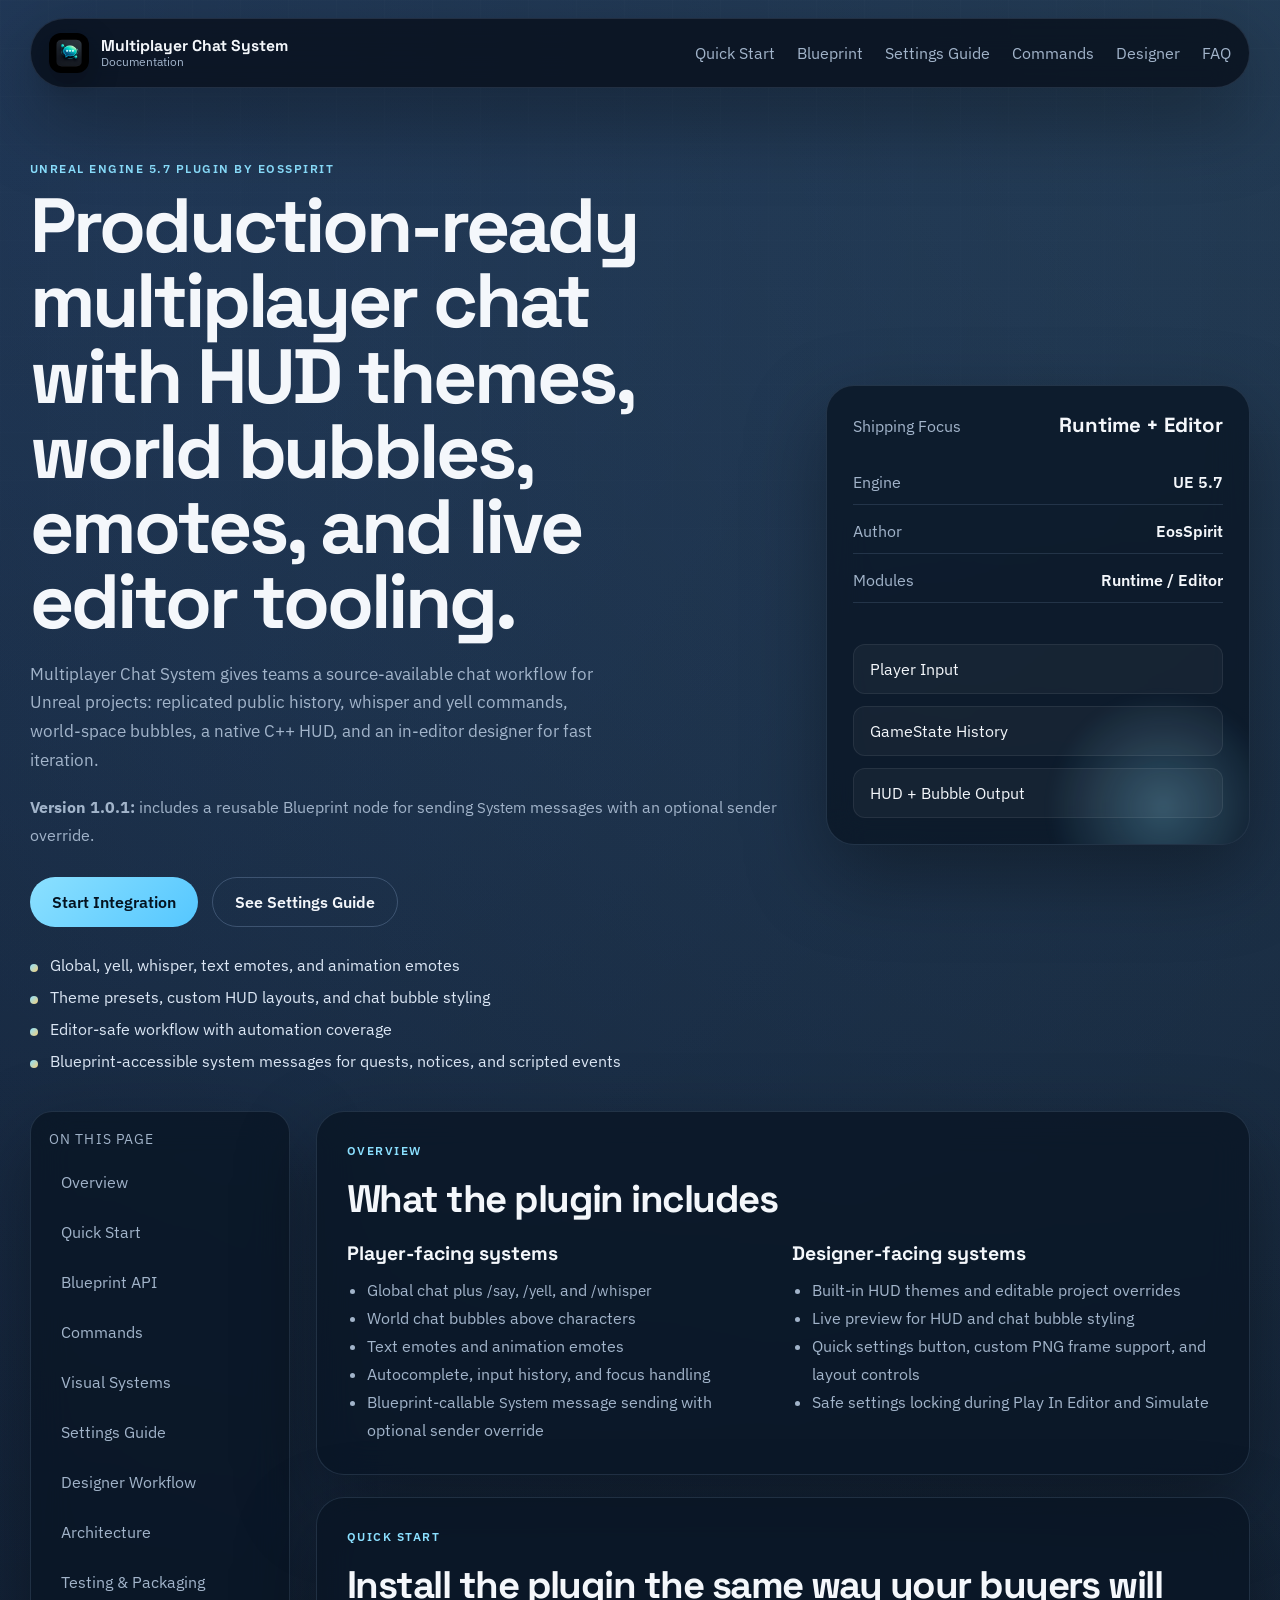
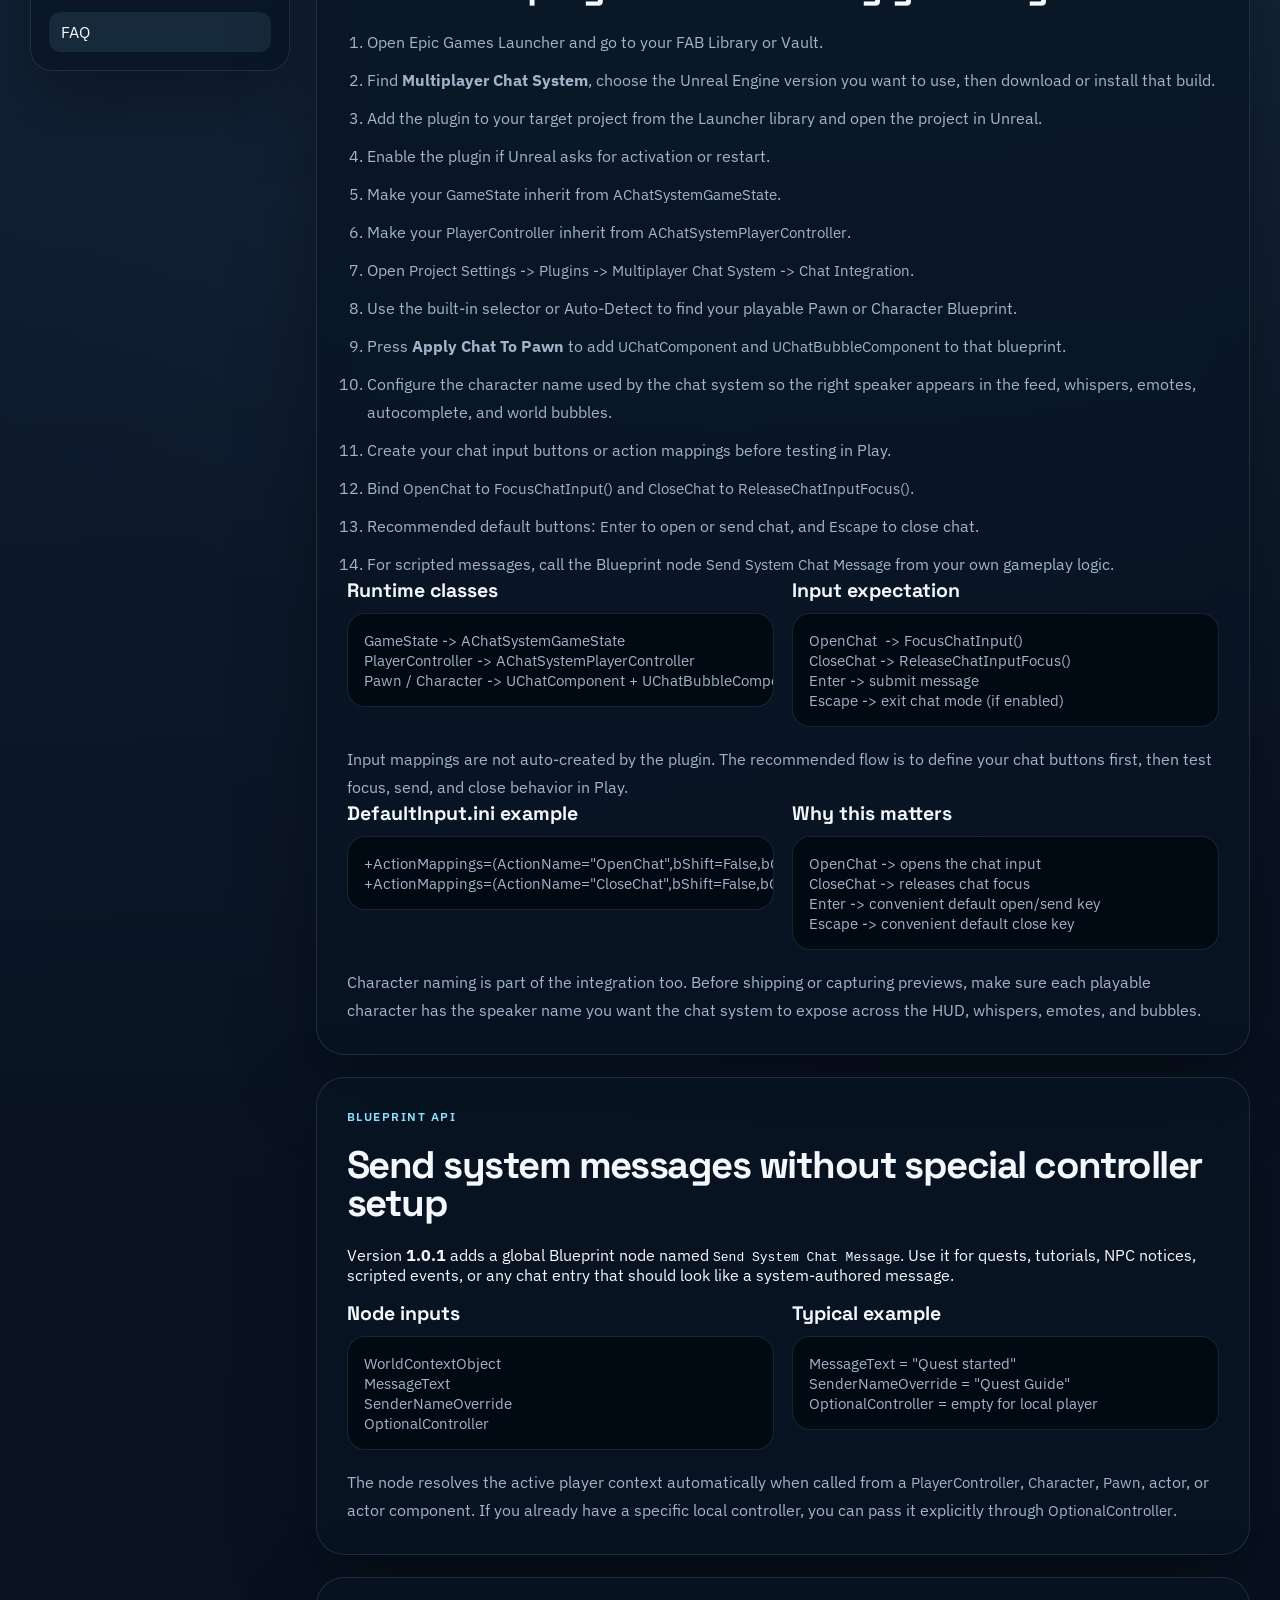
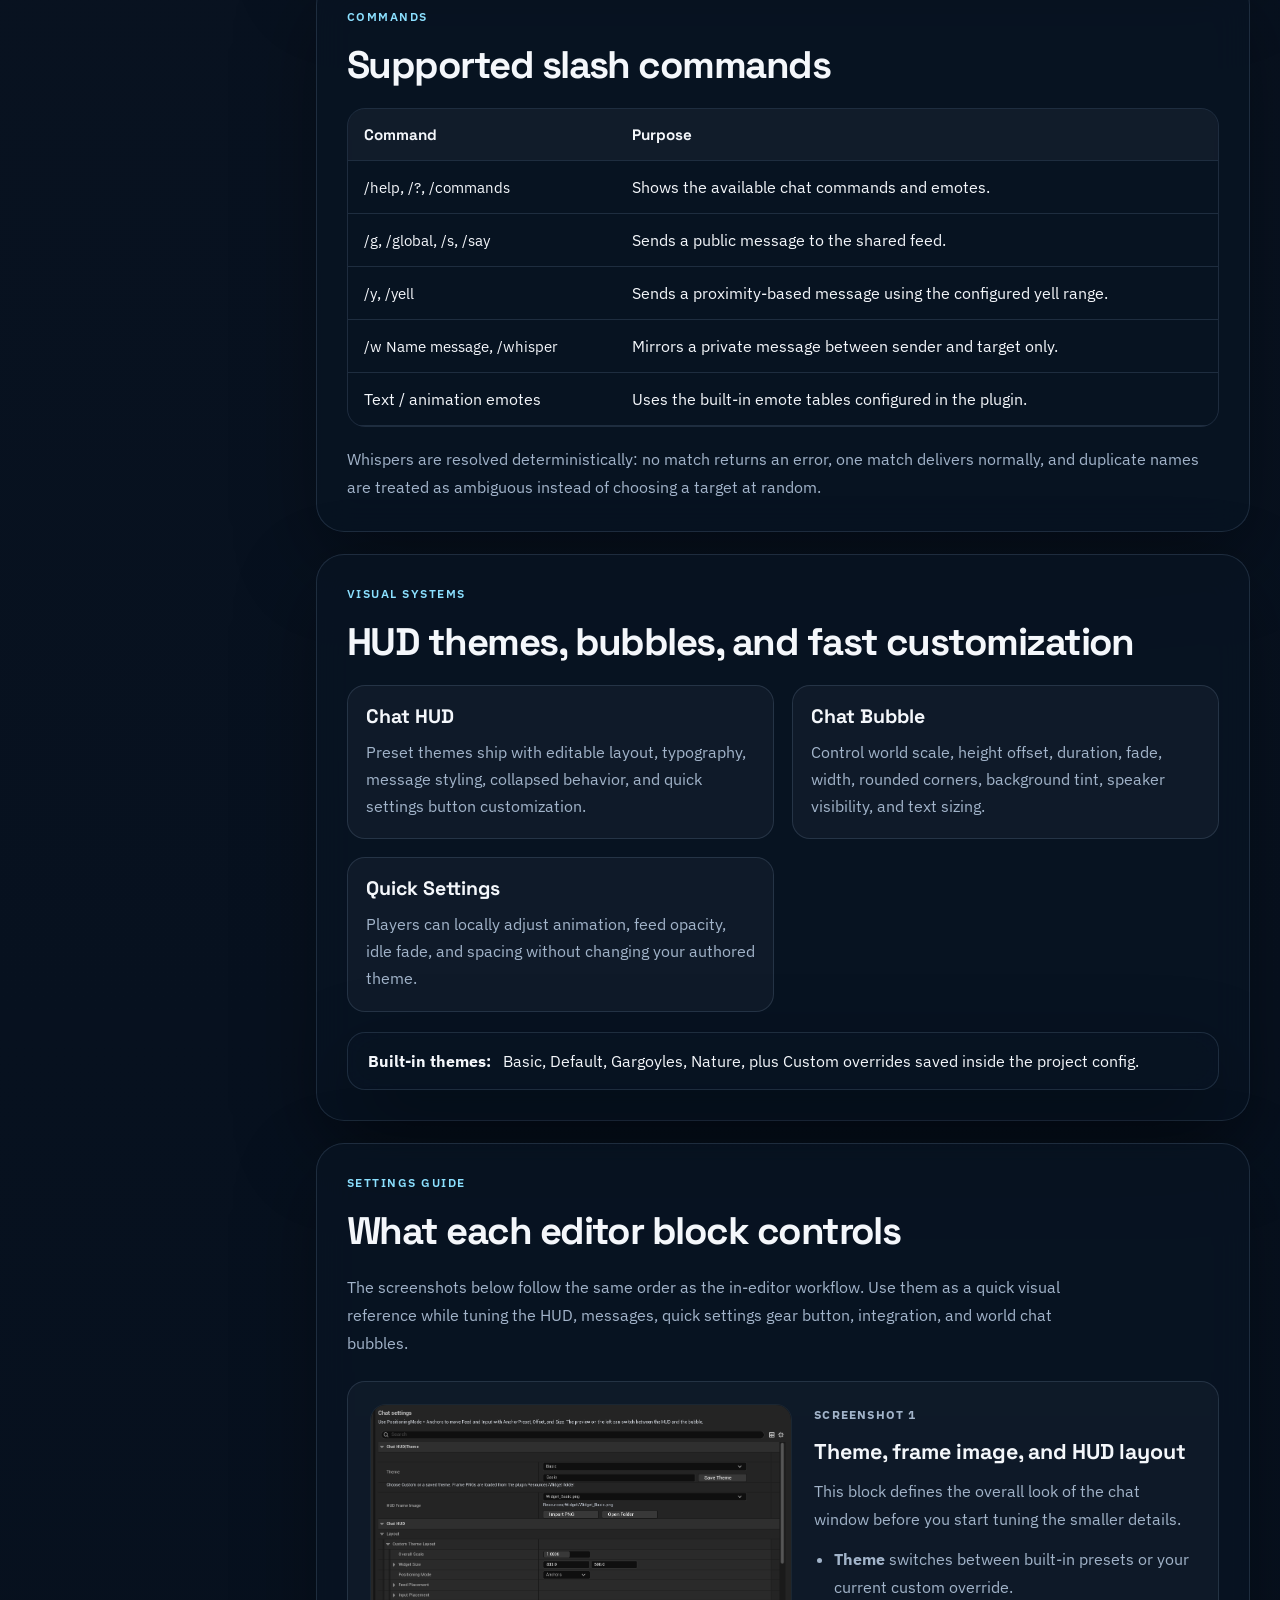
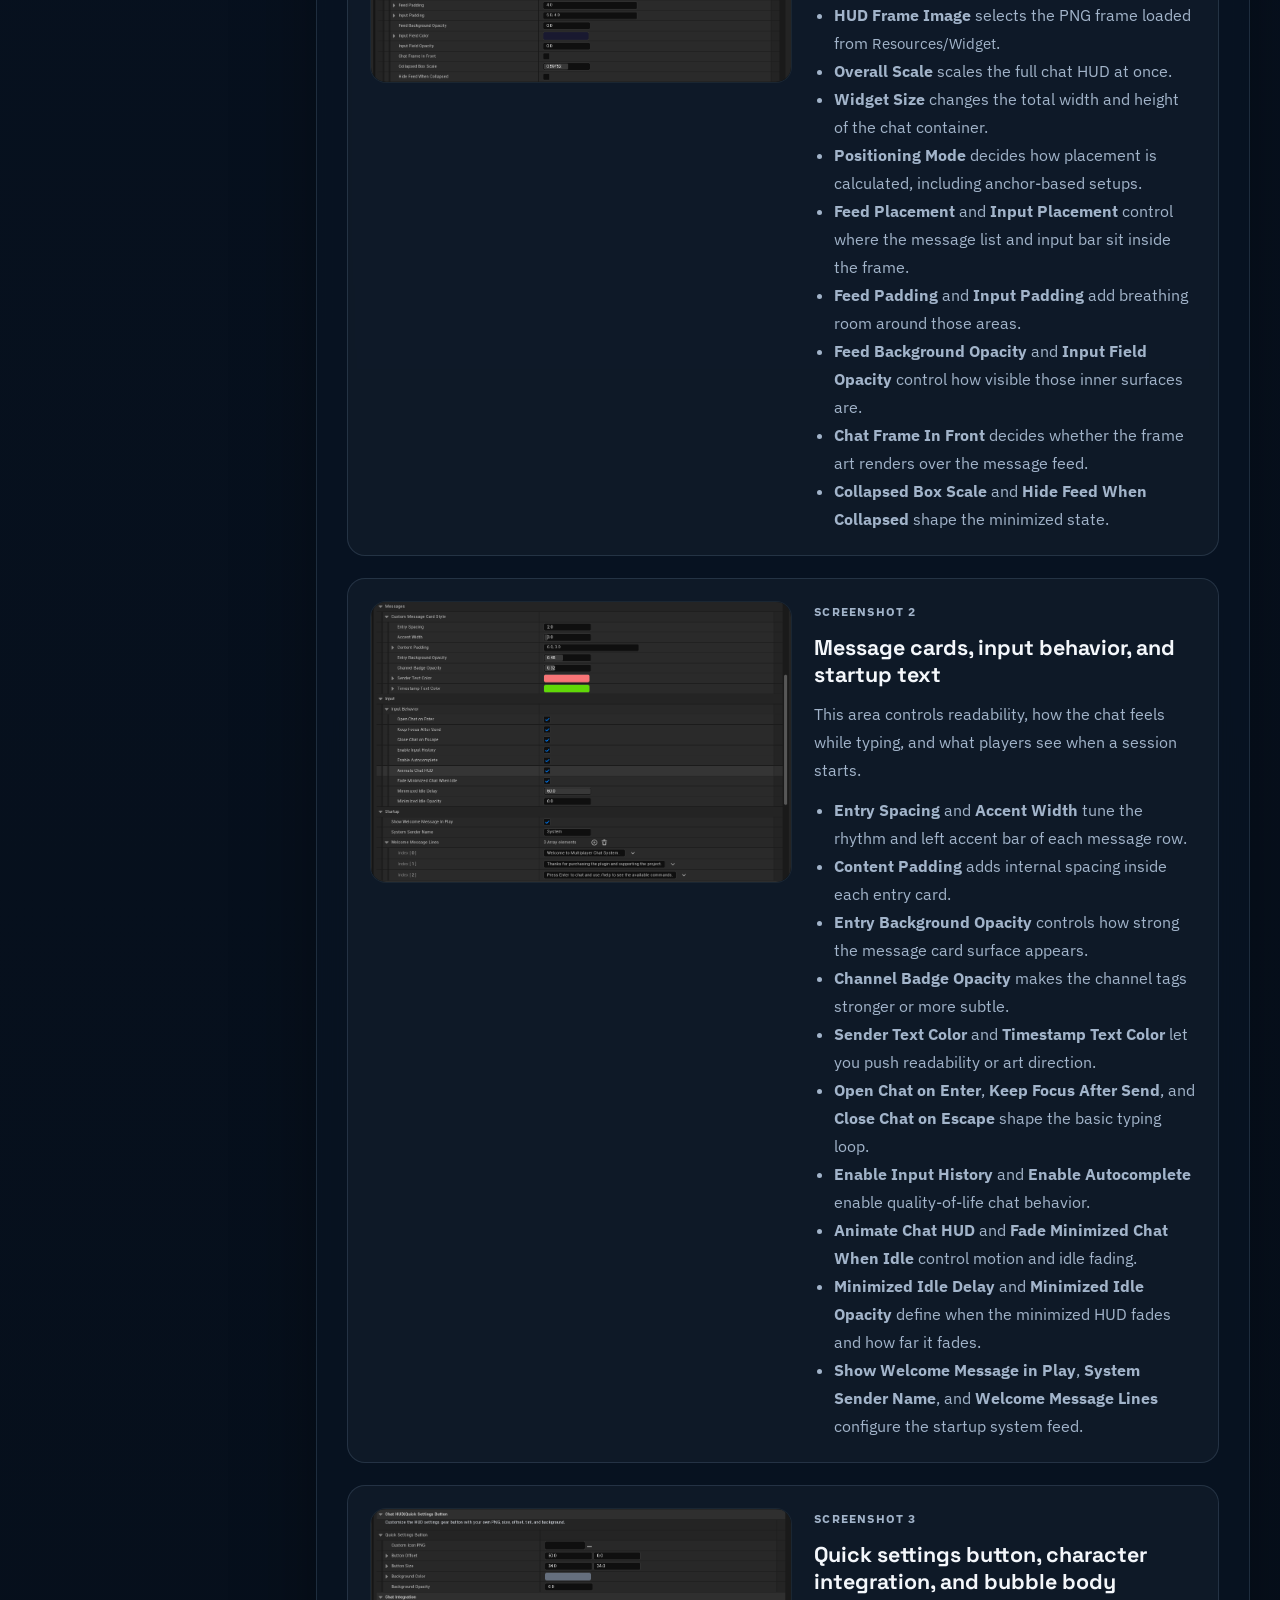
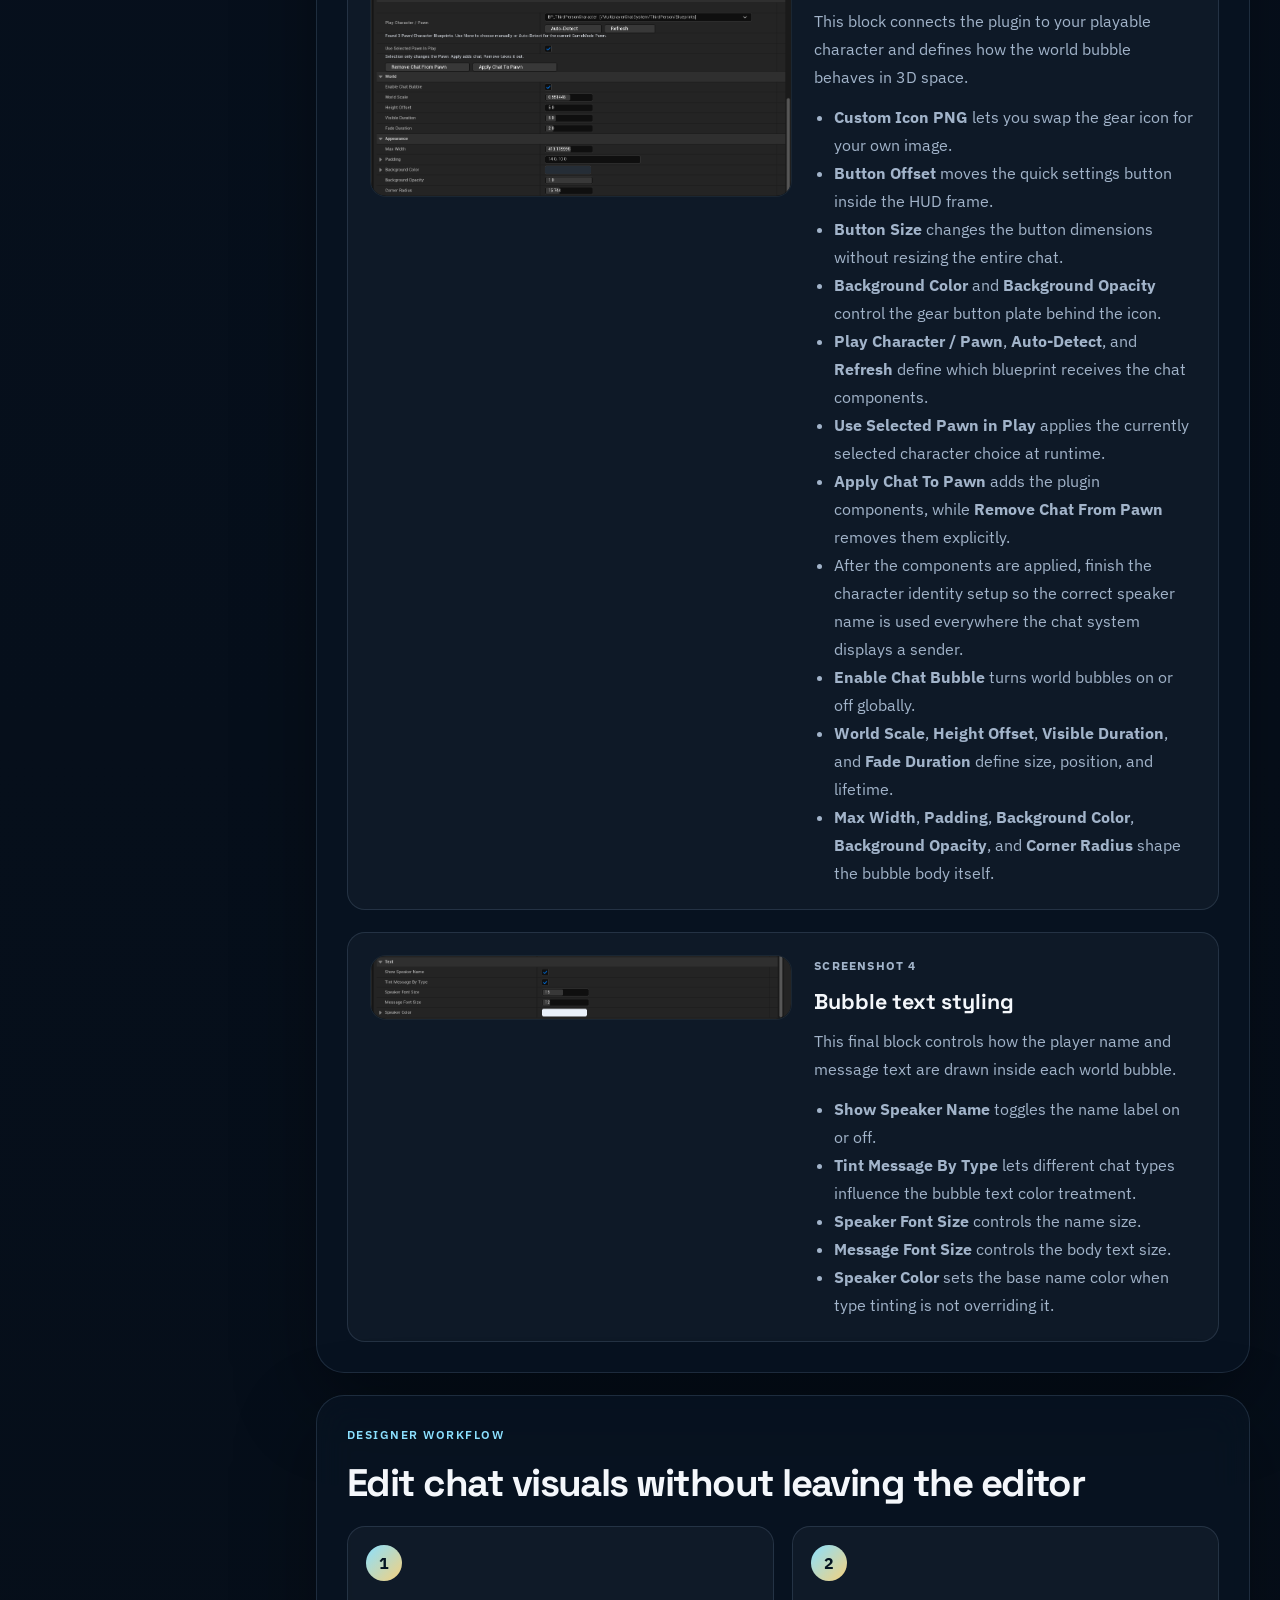
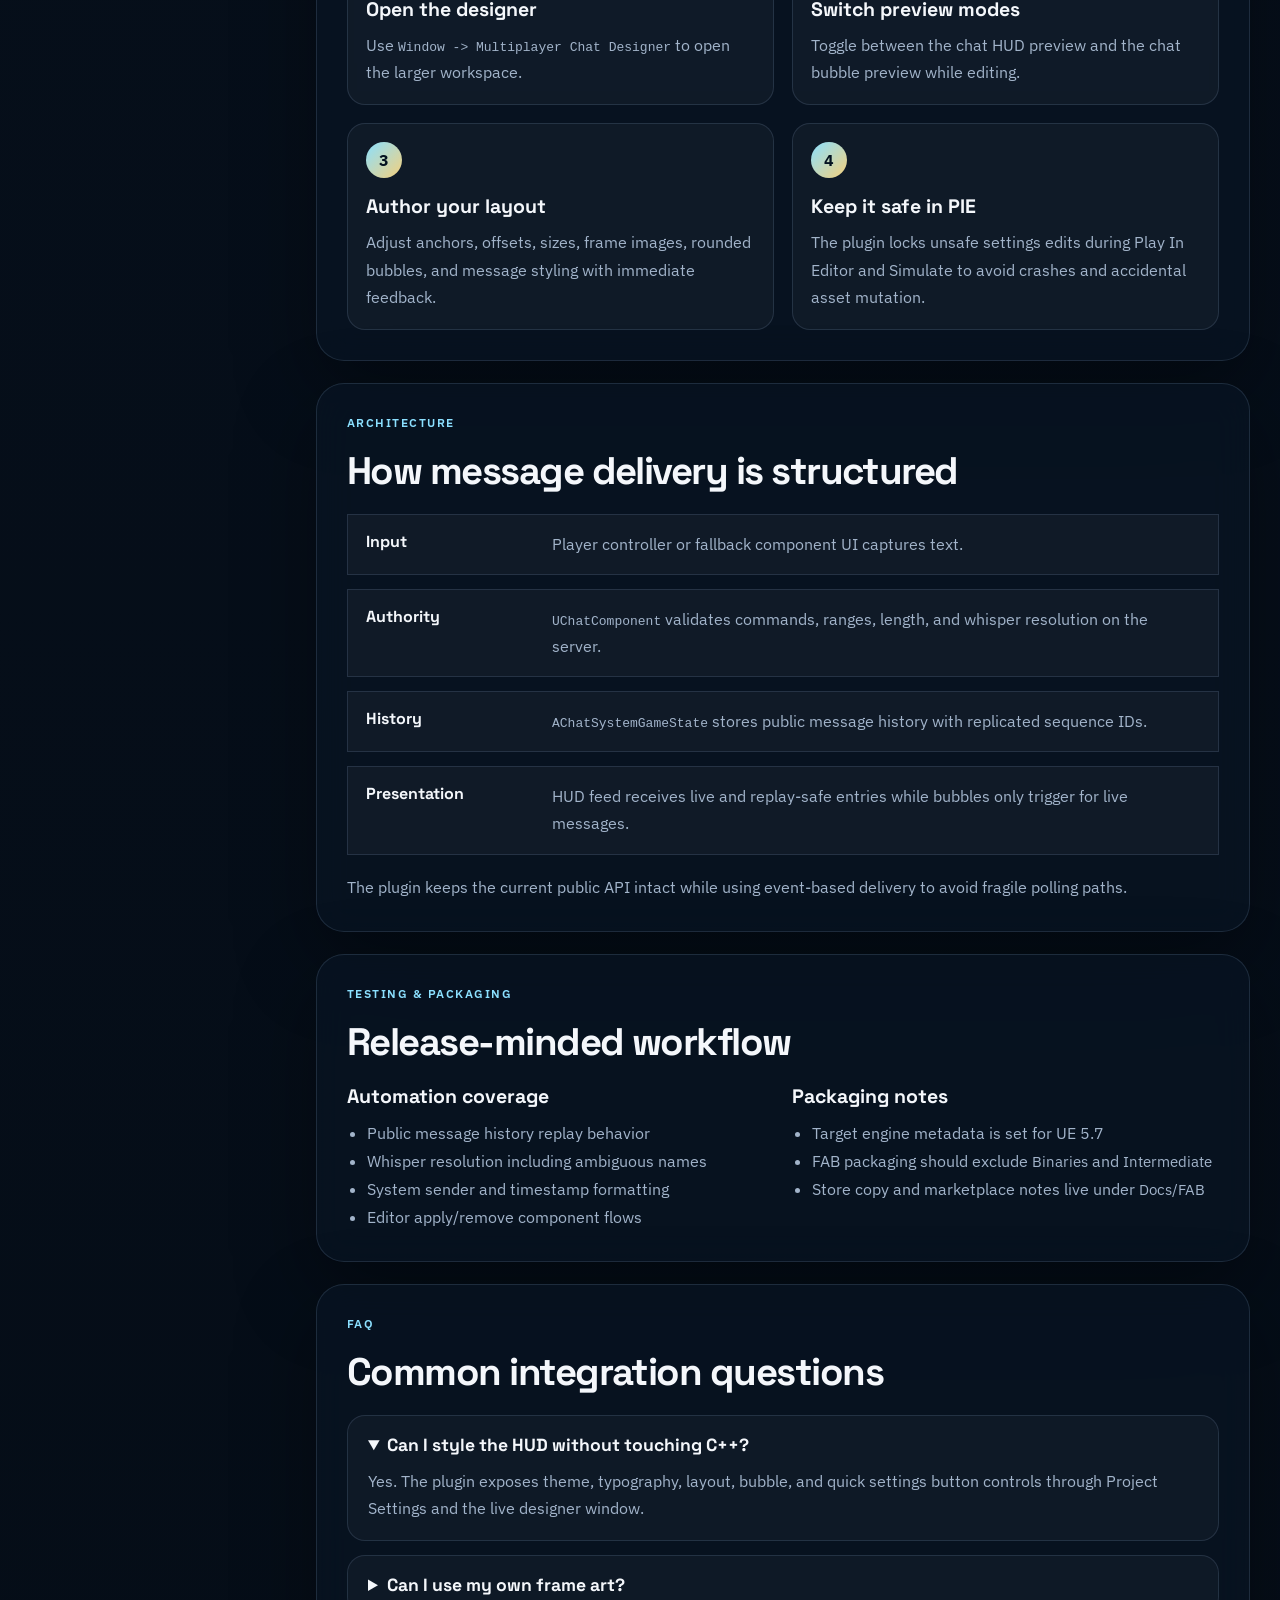
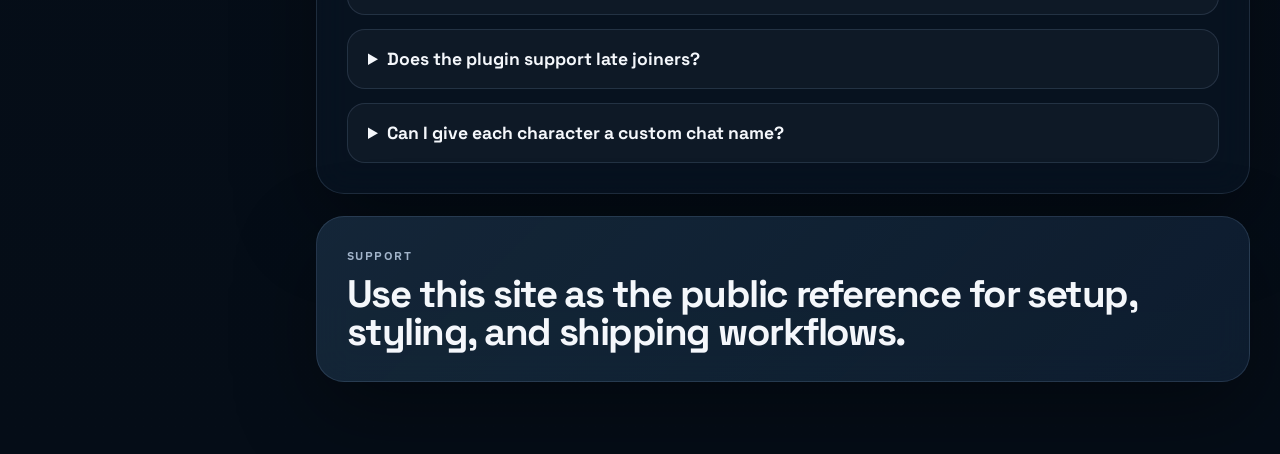
<file: index.html>
<!DOCTYPE html>
<html lang="en">
<head>
    <meta charset="utf-8">
    <meta name="viewport" content="width=device-width, initial-scale=1">
    <title>Multiplayer Chat System Docs</title>
    <meta name="description" content="Structured documentation for the Multiplayer Chat System Unreal Engine plugin by EosSpirit.">
    <link rel="preconnect" href="https://fonts.googleapis.com">
    <link rel="preconnect" href="https://fonts.gstatic.com" crossorigin>
    <link href="https://fonts.googleapis.com/css2?family=Space+Grotesk:wght@400;500;700&family=IBM+Plex+Sans:wght@400;500;600&display=swap" rel="stylesheet">
    <link rel="icon" type="image/png" href="./assets/logo.png">
    <link rel="stylesheet" href="./styles.css">
</head>
<body>
    <div class="page-shell">
        <header class="topbar">
            <a class="brand" href="#top" aria-label="Multiplayer Chat System Docs">
                <img src="./assets/logo.png" alt="Multiplayer Chat System logo">
                <span>
                    <strong>Multiplayer Chat System</strong>
                    <em>Documentation</em>
                </span>
            </a>
            <nav class="topnav" aria-label="Primary">
                <a href="#quick-start">Quick Start</a>
                <a href="#blueprint-api">Blueprint</a>
                <a href="#settings-guide">Settings Guide</a>
                <a href="#commands">Commands</a>
                <a href="#designer">Designer</a>
                <a href="#faq">FAQ</a>
            </nav>
        </header>

        <main id="top">
            <section class="hero">
                <div class="hero-copy">
                    <p class="eyebrow">Unreal Engine 5.7 plugin by EosSpirit</p>
                    <h1>Production-ready multiplayer chat with HUD themes, world bubbles, emotes, and live editor tooling.</h1>
                    <p class="hero-text">
                        Multiplayer Chat System gives teams a source-available chat workflow for Unreal projects:
                        replicated public history, whisper and yell commands, world-space bubbles, a native C++ HUD,
                        and an in-editor designer for fast iteration.
                    </p>
                    <p class="note">
                        <strong>Version 1.0.1:</strong> includes a reusable Blueprint node for sending
                        <code>System</code> messages with an optional sender override.
                    </p>
                    <div class="hero-actions">
                        <a class="button button-primary" href="#quick-start">Start Integration</a>
                        <a class="button button-secondary" href="#settings-guide">See Settings Guide</a>
                    </div>
                    <ul class="hero-points" aria-label="Highlights">
                        <li>Global, yell, whisper, text emotes, and animation emotes</li>
                        <li>Theme presets, custom HUD layouts, and chat bubble styling</li>
                        <li>Editor-safe workflow with automation coverage</li>
                        <li>Blueprint-accessible system messages for quests, notices, and scripted events</li>
                    </ul>
                </div>
                <div class="hero-panel">
                    <div class="hero-panel-header">
                        <span>Shipping Focus</span>
                        <strong>Runtime + Editor</strong>
                    </div>
                    <dl class="hero-metrics">
                        <div>
                            <dt>Engine</dt>
                            <dd>UE 5.7</dd>
                        </div>
                        <div>
                            <dt>Author</dt>
                            <dd>EosSpirit</dd>
                        </div>
                        <div>
                            <dt>Modules</dt>
                            <dd>Runtime / Editor</dd>
                        </div>
                    </dl>
                    <div class="hero-flow" aria-hidden="true">
                        <span>Player Input</span>
                        <span>GameState History</span>
                        <span>HUD + Bubble Output</span>
                    </div>
                </div>
            </section>

            <section class="content-layout">
                <aside class="sidebar">
                    <div class="sidebar-inner">
                        <p class="sidebar-label">On this page</p>
                        <nav class="toc" aria-label="Table of contents">
                            <a href="#overview">Overview</a>
                            <a href="#quick-start">Quick Start</a>
                            <a href="#blueprint-api">Blueprint API</a>
                            <a href="#commands">Commands</a>
                            <a href="#visual-systems">Visual Systems</a>
                            <a href="#settings-guide">Settings Guide</a>
                            <a href="#designer">Designer Workflow</a>
                            <a href="#architecture">Architecture</a>
                            <a href="#testing">Testing & Packaging</a>
                            <a href="#faq">FAQ</a>
                        </nav>
                    </div>
                </aside>

                <div class="content">
                    <section id="overview" class="doc-section">
                        <div class="section-head">
                            <p class="eyebrow">Overview</p>
                            <h2>What the plugin includes</h2>
                        </div>
                        <div class="feature-columns">
                            <div>
                                <h3>Player-facing systems</h3>
                                <ul class="feature-list">
                                    <li>Global chat plus <code>/say</code>, <code>/yell</code>, and <code>/whisper</code></li>
                                    <li>World chat bubbles above characters</li>
                                    <li>Text emotes and animation emotes</li>
                                    <li>Autocomplete, input history, and focus handling</li>
                                    <li>Blueprint-callable <code>System</code> message sending with optional sender override</li>
                                </ul>
                            </div>
                            <div>
                                <h3>Designer-facing systems</h3>
                                <ul class="feature-list">
                                    <li>Built-in HUD themes and editable project overrides</li>
                                    <li>Live preview for HUD and chat bubble styling</li>
                                    <li>Quick settings button, custom PNG frame support, and layout controls</li>
                                    <li>Safe settings locking during Play In Editor and Simulate</li>
                                </ul>
                            </div>
                        </div>
                    </section>

                    <section id="quick-start" class="doc-section">
                        <div class="section-head">
                            <p class="eyebrow">Quick Start</p>
                            <h2>Install the plugin the same way your buyers will</h2>
                        </div>
                        <ol class="step-list">
                            <li>Open Epic Games Launcher and go to your FAB Library or Vault.</li>
                            <li>Find <strong>Multiplayer Chat System</strong>, choose the Unreal Engine version you want to use, then download or install that build.</li>
                            <li>Add the plugin to your target project from the Launcher library and open the project in Unreal.</li>
                            <li>Enable the plugin if Unreal asks for activation or restart.</li>
                            <li>Make your <code>GameState</code> inherit from <code>AChatSystemGameState</code>.</li>
                            <li>Make your <code>PlayerController</code> inherit from <code>AChatSystemPlayerController</code>.</li>
                            <li>Open <code>Project Settings -> Plugins -> Multiplayer Chat System -> Chat Integration</code>.</li>
                            <li>Use the built-in selector or Auto-Detect to find your playable Pawn or Character Blueprint.</li>
                            <li>Press <strong>Apply Chat To Pawn</strong> to add <code>UChatComponent</code> and <code>UChatBubbleComponent</code> to that blueprint.</li>
                            <li>Configure the character name used by the chat system so the right speaker appears in the feed, whispers, emotes, autocomplete, and world bubbles.</li>
                            <li>Create your chat input buttons or action mappings before testing in Play.</li>
                            <li>Bind <code>OpenChat</code> to <code>FocusChatInput()</code> and <code>CloseChat</code> to <code>ReleaseChatInputFocus()</code>.</li>
                            <li>Recommended default buttons: <code>Enter</code> to open or send chat, and <code>Escape</code> to close chat.</li>
                            <li>For scripted messages, call the Blueprint node <code>Send System Chat Message</code> from your own gameplay logic.</li>
                        </ol>

                        <div class="code-pair">
                            <div>
                                <h3>Runtime classes</h3>
                                <pre><code>GameState -> AChatSystemGameState
PlayerController -> AChatSystemPlayerController
Pawn / Character -> UChatComponent + UChatBubbleComponent</code></pre>
                            </div>
                            <div>
                                <h3>Input expectation</h3>
                                <pre><code>OpenChat  -> FocusChatInput()
CloseChat -> ReleaseChatInputFocus()
Enter -> submit message
Escape -> exit chat mode (if enabled)</code></pre>
                            </div>
                        </div>

                        <p class="note">
                            Input mappings are not auto-created by the plugin. The recommended flow is to define your chat buttons first,
                            then test focus, send, and close behavior in Play.
                        </p>
                        <div class="code-pair">
                            <div>
                                <h3>DefaultInput.ini example</h3>
                                <pre><code>+ActionMappings=(ActionName="OpenChat",bShift=False,bCtrl=False,bAlt=False,bCmd=False,Key=Enter)
+ActionMappings=(ActionName="CloseChat",bShift=False,bCtrl=False,bAlt=False,bCmd=False,Key=Escape)</code></pre>
                            </div>
                            <div>
                                <h3>Why this matters</h3>
                                <pre><code>OpenChat -> opens the chat input
CloseChat -> releases chat focus
Enter -> convenient default open/send key
Escape -> convenient default close key</code></pre>
                            </div>
                        </div>
                        <p class="note">
                            Character naming is part of the integration too. Before shipping or capturing previews, make sure each playable character
                            has the speaker name you want the chat system to expose across the HUD, whispers, emotes, and bubbles.
                        </p>
                    </section>

                    <section id="blueprint-api" class="doc-section">
                        <div class="section-head">
                            <p class="eyebrow">Blueprint API</p>
                            <h2>Send system messages without special controller setup</h2>
                        </div>
                        <p>
                            Version <strong>1.0.1</strong> adds a global Blueprint node named
                            <code>Send System Chat Message</code>. Use it for quests, tutorials, NPC notices,
                            scripted events, or any chat entry that should look like a system-authored message.
                        </p>
                        <div class="code-pair">
                            <div>
                                <h3>Node inputs</h3>
                                <pre><code>WorldContextObject
MessageText
SenderNameOverride
OptionalController</code></pre>
                            </div>
                            <div>
                                <h3>Typical example</h3>
                                <pre><code>MessageText = "Quest started"
SenderNameOverride = "Quest Guide"
OptionalController = empty for local player</code></pre>
                            </div>
                        </div>
                        <p class="note">
                            The node resolves the active player context automatically when called from a
                            <code>PlayerController</code>, <code>Character</code>, <code>Pawn</code>, actor, or actor component.
                            If you already have a specific local controller, you can pass it explicitly through
                            <code>OptionalController</code>.
                        </p>
                    </section>

                    <section id="commands" class="doc-section">
                        <div class="section-head">
                            <p class="eyebrow">Commands</p>
                            <h2>Supported slash commands</h2>
                        </div>
                        <div class="table-wrap">
                            <table>
                                <thead>
                                    <tr>
                                        <th>Command</th>
                                        <th>Purpose</th>
                                    </tr>
                                </thead>
                                <tbody>
                                    <tr>
                                        <td><code>/help</code>, <code>/?</code>, <code>/commands</code></td>
                                        <td>Shows the available chat commands and emotes.</td>
                                    </tr>
                                    <tr>
                                        <td><code>/g</code>, <code>/global</code>, <code>/s</code>, <code>/say</code></td>
                                        <td>Sends a public message to the shared feed.</td>
                                    </tr>
                                    <tr>
                                        <td><code>/y</code>, <code>/yell</code></td>
                                        <td>Sends a proximity-based message using the configured yell range.</td>
                                    </tr>
                                    <tr>
                                        <td><code>/w Name message</code>, <code>/whisper</code></td>
                                        <td>Mirrors a private message between sender and target only.</td>
                                    </tr>
                                    <tr>
                                        <td>Text / animation emotes</td>
                                        <td>Uses the built-in emote tables configured in the plugin.</td>
                                    </tr>
                                </tbody>
                            </table>
                        </div>
                        <p class="note">
                            Whispers are resolved deterministically: no match returns an error, one match delivers normally,
                            and duplicate names are treated as ambiguous instead of choosing a target at random.
                        </p>
                    </section>

                    <section id="visual-systems" class="doc-section">
                        <div class="section-head">
                            <p class="eyebrow">Visual Systems</p>
                            <h2>HUD themes, bubbles, and fast customization</h2>
                        </div>
                        <div class="visual-grid">
                            <article>
                                <h3>Chat HUD</h3>
                                <p>Preset themes ship with editable layout, typography, message styling, collapsed behavior, and quick settings button customization.</p>
                            </article>
                            <article>
                                <h3>Chat Bubble</h3>
                                <p>Control world scale, height offset, duration, fade, width, rounded corners, background tint, speaker visibility, and text sizing.</p>
                            </article>
                            <article>
                                <h3>Quick Settings</h3>
                                <p>Players can locally adjust animation, feed opacity, idle fade, and spacing without changing your authored theme.</p>
                            </article>
                        </div>
                        <div class="callout">
                            <strong>Built-in themes:</strong>
                            <span>Basic, Default, Gargoyles, Nature, plus Custom overrides saved inside the project config.</span>
                        </div>
                    </section>

                    <section id="settings-guide" class="doc-section">
                        <div class="section-head">
                            <p class="eyebrow">Settings Guide</p>
                            <h2>What each editor block controls</h2>
                        </div>
                        <div class="guide-intro">
                            <p>
                                The screenshots below follow the same order as the in-editor workflow. Use them as a quick visual reference while
                                tuning the HUD, messages, quick settings gear button, integration, and world chat bubbles.
                            </p>
                        </div>

                        <div class="guide-stack">
                            <article class="guide-card">
                                <div class="guide-media">
                                    <img src="./assets/designer-01-hud-theme.png" alt="Theme, HUD frame, and layout settings in the Multiplayer Chat System designer.">
                                </div>
                                <div class="guide-copy">
                                    <p class="guide-kicker">Screenshot 1</p>
                                    <h3>Theme, frame image, and HUD layout</h3>
                                    <p>This block defines the overall look of the chat window before you start tuning the smaller details.</p>
                                    <ul class="feature-list">
                                        <li><strong>Theme</strong> switches between built-in presets or your current custom override.</li>
                                        <li><strong>HUD Frame Image</strong> selects the PNG frame loaded from <code>Resources/Widget</code>.</li>
                                        <li><strong>Overall Scale</strong> scales the full chat HUD at once.</li>
                                        <li><strong>Widget Size</strong> changes the total width and height of the chat container.</li>
                                        <li><strong>Positioning Mode</strong> decides how placement is calculated, including anchor-based setups.</li>
                                        <li><strong>Feed Placement</strong> and <strong>Input Placement</strong> control where the message list and input bar sit inside the frame.</li>
                                        <li><strong>Feed Padding</strong> and <strong>Input Padding</strong> add breathing room around those areas.</li>
                                        <li><strong>Feed Background Opacity</strong> and <strong>Input Field Opacity</strong> control how visible those inner surfaces are.</li>
                                        <li><strong>Chat Frame In Front</strong> decides whether the frame art renders over the message feed.</li>
                                        <li><strong>Collapsed Box Scale</strong> and <strong>Hide Feed When Collapsed</strong> shape the minimized state.</li>
                                    </ul>
                                </div>
                            </article>

                            <article class="guide-card">
                                <div class="guide-media">
                                    <img src="./assets/designer-02-messages-input-startup.png" alt="Messages, input behavior, and startup settings in the Multiplayer Chat System designer.">
                                </div>
                                <div class="guide-copy">
                                    <p class="guide-kicker">Screenshot 2</p>
                                    <h3>Message cards, input behavior, and startup text</h3>
                                    <p>This area controls readability, how the chat feels while typing, and what players see when a session starts.</p>
                                    <ul class="feature-list">
                                        <li><strong>Entry Spacing</strong> and <strong>Accent Width</strong> tune the rhythm and left accent bar of each message row.</li>
                                        <li><strong>Content Padding</strong> adds internal spacing inside each entry card.</li>
                                        <li><strong>Entry Background Opacity</strong> controls how strong the message card surface appears.</li>
                                        <li><strong>Channel Badge Opacity</strong> makes the channel tags stronger or more subtle.</li>
                                        <li><strong>Sender Text Color</strong> and <strong>Timestamp Text Color</strong> let you push readability or art direction.</li>
                                        <li><strong>Open Chat on Enter</strong>, <strong>Keep Focus After Send</strong>, and <strong>Close Chat on Escape</strong> shape the basic typing loop.</li>
                                        <li><strong>Enable Input History</strong> and <strong>Enable Autocomplete</strong> enable quality-of-life chat behavior.</li>
                                        <li><strong>Animate Chat HUD</strong> and <strong>Fade Minimized Chat When Idle</strong> control motion and idle fading.</li>
                                        <li><strong>Minimized Idle Delay</strong> and <strong>Minimized Idle Opacity</strong> define when the minimized HUD fades and how far it fades.</li>
                                        <li><strong>Show Welcome Message in Play</strong>, <strong>System Sender Name</strong>, and <strong>Welcome Message Lines</strong> configure the startup system feed.</li>
                                    </ul>
                                </div>
                            </article>

                            <article class="guide-card">
                                <div class="guide-media">
                                    <img src="./assets/designer-03-quicksettings-integration-world.png" alt="Quick settings button, chat integration, and world bubble settings in the Multiplayer Chat System designer.">
                                </div>
                                <div class="guide-copy">
                                    <p class="guide-kicker">Screenshot 3</p>
                                    <h3>Quick settings button, character integration, and bubble body</h3>
                                    <p>This block connects the plugin to your playable character and defines how the world bubble behaves in 3D space.</p>
                                    <ul class="feature-list">
                                        <li><strong>Custom Icon PNG</strong> lets you swap the gear icon for your own image.</li>
                                        <li><strong>Button Offset</strong> moves the quick settings button inside the HUD frame.</li>
                                        <li><strong>Button Size</strong> changes the button dimensions without resizing the entire chat.</li>
                                        <li><strong>Background Color</strong> and <strong>Background Opacity</strong> control the gear button plate behind the icon.</li>
                                        <li><strong>Play Character / Pawn</strong>, <strong>Auto-Detect</strong>, and <strong>Refresh</strong> define which blueprint receives the chat components.</li>
                                        <li><strong>Use Selected Pawn in Play</strong> applies the currently selected character choice at runtime.</li>
                                        <li><strong>Apply Chat To Pawn</strong> adds the plugin components, while <strong>Remove Chat From Pawn</strong> removes them explicitly.</li>
                                        <li>After the components are applied, finish the character identity setup so the correct speaker name is used everywhere the chat system displays a sender.</li>
                                        <li><strong>Enable Chat Bubble</strong> turns world bubbles on or off globally.</li>
                                        <li><strong>World Scale</strong>, <strong>Height Offset</strong>, <strong>Visible Duration</strong>, and <strong>Fade Duration</strong> define size, position, and lifetime.</li>
                                        <li><strong>Max Width</strong>, <strong>Padding</strong>, <strong>Background Color</strong>, <strong>Background Opacity</strong>, and <strong>Corner Radius</strong> shape the bubble body itself.</li>
                                    </ul>
                                </div>
                            </article>

                            <article class="guide-card">
                                <div class="guide-media">
                                    <img src="./assets/designer-04-bubble-text.png" alt="Bubble text settings in the Multiplayer Chat System designer.">
                                </div>
                                <div class="guide-copy">
                                    <p class="guide-kicker">Screenshot 4</p>
                                    <h3>Bubble text styling</h3>
                                    <p>This final block controls how the player name and message text are drawn inside each world bubble.</p>
                                    <ul class="feature-list">
                                        <li><strong>Show Speaker Name</strong> toggles the name label on or off.</li>
                                        <li><strong>Tint Message By Type</strong> lets different chat types influence the bubble text color treatment.</li>
                                        <li><strong>Speaker Font Size</strong> controls the name size.</li>
                                        <li><strong>Message Font Size</strong> controls the body text size.</li>
                                        <li><strong>Speaker Color</strong> sets the base name color when type tinting is not overriding it.</li>
                                    </ul>
                                </div>
                            </article>
                        </div>
                    </section>

                    <section id="designer" class="doc-section">
                        <div class="section-head">
                            <p class="eyebrow">Designer Workflow</p>
                            <h2>Edit chat visuals without leaving the editor</h2>
                        </div>
                        <div class="workflow">
                            <div>
                                <span>1</span>
                                <h3>Open the designer</h3>
                                <p>Use <code>Window -> Multiplayer Chat Designer</code> to open the larger workspace.</p>
                            </div>
                            <div>
                                <span>2</span>
                                <h3>Switch preview modes</h3>
                                <p>Toggle between the chat HUD preview and the chat bubble preview while editing.</p>
                            </div>
                            <div>
                                <span>3</span>
                                <h3>Author your layout</h3>
                                <p>Adjust anchors, offsets, sizes, frame images, rounded bubbles, and message styling with immediate feedback.</p>
                            </div>
                            <div>
                                <span>4</span>
                                <h3>Keep it safe in PIE</h3>
                                <p>The plugin locks unsafe settings edits during Play In Editor and Simulate to avoid crashes and accidental asset mutation.</p>
                            </div>
                        </div>
                    </section>

                    <section id="architecture" class="doc-section">
                        <div class="section-head">
                            <p class="eyebrow">Architecture</p>
                            <h2>How message delivery is structured</h2>
                        </div>
                        <div class="architecture">
                            <div class="arch-row">
                                <strong>Input</strong>
                                <span>Player controller or fallback component UI captures text.</span>
                            </div>
                            <div class="arch-row">
                                <strong>Authority</strong>
                                <span><code>UChatComponent</code> validates commands, ranges, length, and whisper resolution on the server.</span>
                            </div>
                            <div class="arch-row">
                                <strong>History</strong>
                                <span><code>AChatSystemGameState</code> stores public message history with replicated sequence IDs.</span>
                            </div>
                            <div class="arch-row">
                                <strong>Presentation</strong>
                                <span>HUD feed receives live and replay-safe entries while bubbles only trigger for live messages.</span>
                            </div>
                        </div>
                        <p class="note">
                            The plugin keeps the current public API intact while using event-based delivery to avoid fragile polling paths.
                        </p>
                    </section>

                    <section id="testing" class="doc-section">
                        <div class="section-head">
                            <p class="eyebrow">Testing & Packaging</p>
                            <h2>Release-minded workflow</h2>
                        </div>
                        <div class="feature-columns">
                            <div>
                                <h3>Automation coverage</h3>
                                <ul class="feature-list">
                                    <li>Public message history replay behavior</li>
                                    <li>Whisper resolution including ambiguous names</li>
                                    <li>System sender and timestamp formatting</li>
                                    <li>Editor apply/remove component flows</li>
                                </ul>
                            </div>
                            <div>
                                <h3>Packaging notes</h3>
                                <ul class="feature-list">
                                    <li>Target engine metadata is set for UE 5.7</li>
                                    <li>FAB packaging should exclude <code>Binaries</code> and <code>Intermediate</code></li>
                                    <li>Store copy and marketplace notes live under <code>Docs/FAB</code></li>
                                </ul>
                            </div>
                        </div>
                    </section>

                    <section id="faq" class="doc-section">
                        <div class="section-head">
                            <p class="eyebrow">FAQ</p>
                            <h2>Common integration questions</h2>
                        </div>
                        <div class="faq-list">
                            <details open>
                                <summary>Can I style the HUD without touching C++?</summary>
                                <p>Yes. The plugin exposes theme, typography, layout, bubble, and quick settings button controls through Project Settings and the live designer window.</p>
                            </details>
                            <details>
                                <summary>Can I use my own frame art?</summary>
                                <p>Yes. The HUD theme supports PNG frame images, and the quick settings button can use a custom icon image as well.</p>
                            </details>
                            <details>
                                <summary>Does the plugin support late joiners?</summary>
                                <p>Yes. Public history is replayed through the replicated GameState history, while live-only bubble events remain protected from history replays.</p>
                            </details>
                            <details>
                                <summary>Can I give each character a custom chat name?</summary>
                                <p>Yes. The <code>Chat Component</code> includes a configurable display name that is used by chat, whispers, connected-name lists, emotes, and world bubbles.</p>
                            </details>
                        </div>
                    </section>

                    <section class="doc-section final-cta">
                        <p class="eyebrow">Support</p>
                        <h2>Use this site as the public reference for setup, styling, and shipping workflows.</h2>
                    </section>
                </div>
            </section>
        </main>
    </div>

    <script src="./app.js"></script>
</body>
</html>
</file>
<file: styles.css>
:root {
    --bg: #07111f;
    --bg-soft: #0d1a2b;
    --panel: rgba(9, 20, 35, 0.76);
    --panel-strong: rgba(11, 24, 42, 0.92);
    --line: rgba(149, 177, 214, 0.16);
    --line-strong: rgba(170, 201, 240, 0.24);
    --text: #f4f7fb;
    --muted: #a2b4ca;
    --accent: #8be0ff;
    --accent-strong: #55c7ff;
    --accent-warm: #f5d07c;
    --shadow: 0 30px 80px rgba(0, 0, 0, 0.35);
    --radius-lg: 28px;
    --radius-md: 18px;
    --radius-sm: 12px;
    --content-width: 1220px;
}

* {
    box-sizing: border-box;
}

html {
    scroll-behavior: smooth;
}

body {
    margin: 0;
    font-family: "IBM Plex Sans", sans-serif;
    color: var(--text);
    background:
        radial-gradient(circle at top left, rgba(86, 151, 255, 0.18), transparent 28%),
        radial-gradient(circle at top right, rgba(139, 224, 255, 0.14), transparent 24%),
        linear-gradient(180deg, #0c1523 0%, #07111f 42%, #050d17 100%);
}

body::before {
    content: "";
    position: fixed;
    inset: 0;
    pointer-events: none;
    background:
        linear-gradient(rgba(255, 255, 255, 0.03) 1px, transparent 1px),
        linear-gradient(90deg, rgba(255, 255, 255, 0.03) 1px, transparent 1px);
    background-size: 48px 48px;
    mask-image: linear-gradient(180deg, rgba(0, 0, 0, 0.35), rgba(0, 0, 0, 0.08));
}

.page-shell {
    position: relative;
    z-index: 1;
}

.topbar {
    position: sticky;
    top: 0;
    z-index: 30;
    display: flex;
    align-items: center;
    justify-content: space-between;
    gap: 24px;
    width: min(calc(100% - 32px), var(--content-width));
    margin: 18px auto 0;
    padding: 14px 18px;
    border: 1px solid var(--line);
    border-radius: 999px;
    background: rgba(7, 14, 25, 0.78);
    backdrop-filter: blur(18px);
    box-shadow: var(--shadow);
}

.brand {
    display: inline-flex;
    align-items: center;
    gap: 12px;
    color: var(--text);
    text-decoration: none;
}

.brand img {
    width: 40px;
    height: 40px;
    object-fit: cover;
    border-radius: 12px;
    box-shadow: 0 10px 30px rgba(0, 0, 0, 0.28);
}

.brand span {
    display: flex;
    flex-direction: column;
    line-height: 1.05;
}

.brand strong {
    font-family: "Space Grotesk", sans-serif;
    font-size: 0.98rem;
    font-weight: 700;
}

.brand em {
    font-style: normal;
    font-size: 0.78rem;
    color: var(--muted);
}

.topnav {
    display: inline-flex;
    align-items: center;
    gap: 22px;
}

.topnav a,
.repo-link,
.toc a {
    color: var(--muted);
    text-decoration: none;
    transition: color 160ms ease, opacity 160ms ease;
}

.topnav a:hover,
.repo-link:hover,
.toc a:hover,
.toc a.is-active {
    color: var(--text);
}

.repo-link {
    padding: 10px 16px;
    border-radius: 999px;
    border: 1px solid var(--line-strong);
}

.hero,
.content-layout {
    width: min(calc(100% - 32px), var(--content-width));
    margin: 0 auto;
}

.hero {
    display: grid;
    grid-template-columns: minmax(0, 1.45fr) minmax(320px, 0.8fr);
    gap: 28px;
    padding: 72px 0 40px;
    min-height: calc(100svh - 148px);
    align-items: center;
}

.hero-copy {
    max-width: 760px;
}

.eyebrow {
    margin: 0 0 12px;
    letter-spacing: 0.12em;
    text-transform: uppercase;
    color: var(--accent);
    font-size: 0.78rem;
    font-weight: 600;
}

.hero h1,
.section-head h2,
.final-cta h2 {
    margin: 0;
    font-family: "Space Grotesk", sans-serif;
    line-height: 0.98;
    letter-spacing: -0.04em;
}

.hero h1 {
    font-size: clamp(2.9rem, 6vw, 5.8rem);
    max-width: 13ch;
}

.hero-text,
.note,
.faq-list p,
.workflow p,
.visual-grid p,
.architecture span,
.feature-list,
.step-list,
.code-pair h3 + pre,
.final-cta p {
    color: var(--muted);
}

.hero-text {
    margin: 20px 0 0;
    max-width: 58ch;
    font-size: 1.06rem;
    line-height: 1.7;
}

.hero-actions {
    display: flex;
    flex-wrap: wrap;
    gap: 14px;
    margin-top: 28px;
}

.button {
    display: inline-flex;
    align-items: center;
    justify-content: center;
    min-height: 50px;
    padding: 0 22px;
    border-radius: 999px;
    text-decoration: none;
    font-weight: 600;
    transition: transform 180ms ease, border-color 180ms ease, background 180ms ease;
}

.button:hover {
    transform: translateY(-1px);
}

.button-primary {
    color: #041321;
    background: linear-gradient(135deg, var(--accent), var(--accent-strong));
}

.button-secondary {
    color: var(--text);
    background: transparent;
    border: 1px solid var(--line-strong);
}

.hero-points {
    margin: 28px 0 0;
    padding: 0;
    list-style: none;
    display: grid;
    gap: 12px;
}

.hero-points li {
    position: relative;
    padding-left: 20px;
    color: #dce7f5;
}

.hero-points li::before {
    content: "";
    position: absolute;
    left: 0;
    top: 0.6em;
    width: 8px;
    height: 8px;
    border-radius: 999px;
    background: linear-gradient(135deg, var(--accent), var(--accent-warm));
}

.hero-panel,
.sidebar-inner,
.doc-section,
.callout {
    border: 1px solid var(--line);
    background: var(--panel);
    backdrop-filter: blur(18px);
    box-shadow: var(--shadow);
}

.hero-panel {
    padding: 26px;
    border-radius: var(--radius-lg);
    min-height: 460px;
    display: flex;
    flex-direction: column;
    justify-content: space-between;
    overflow: hidden;
}

.hero-panel::after {
    content: "";
    position: absolute;
    inset: auto -8% -18% auto;
    width: 240px;
    height: 240px;
    border-radius: 50%;
    background: radial-gradient(circle, rgba(139, 224, 255, 0.28), transparent 68%);
    filter: blur(6px);
}

.hero-panel-header {
    position: relative;
    z-index: 1;
    display: flex;
    justify-content: space-between;
    align-items: baseline;
    gap: 16px;
    color: var(--muted);
}

.hero-panel-header strong {
    color: var(--text);
    font-family: "Space Grotesk", sans-serif;
    font-size: 1.28rem;
}

.hero-metrics {
    position: relative;
    z-index: 1;
    display: grid;
    gap: 16px;
    margin: 34px 0;
}

.hero-metrics div {
    display: flex;
    justify-content: space-between;
    align-items: center;
    padding-bottom: 12px;
    border-bottom: 1px solid var(--line);
}

.hero-metrics dt {
    color: var(--muted);
}

.hero-metrics dd {
    margin: 0;
    font-weight: 600;
}

.hero-flow {
    position: relative;
    z-index: 1;
    display: grid;
    gap: 12px;
    margin-top: auto;
}

.hero-flow span {
    padding: 14px 16px;
    border-radius: var(--radius-sm);
    background: rgba(255, 255, 255, 0.04);
    border: 1px solid rgba(255, 255, 255, 0.07);
}

.content-layout {
    display: grid;
    grid-template-columns: 260px minmax(0, 1fr);
    gap: 26px;
    padding-bottom: 72px;
}

.sidebar {
    position: relative;
}

.sidebar-inner {
    position: sticky;
    top: 102px;
    padding: 18px;
    border-radius: 22px;
}

.sidebar-label {
    margin: 0 0 14px;
    color: var(--muted);
    font-size: 0.86rem;
    text-transform: uppercase;
    letter-spacing: 0.08em;
}

.toc {
    display: grid;
    gap: 10px;
}

.toc a {
    padding: 10px 12px;
    border-radius: 12px;
}

.toc a.is-active {
    background: rgba(139, 224, 255, 0.09);
}

.content {
    display: grid;
    gap: 22px;
}

.doc-section {
    padding: 30px;
    border-radius: var(--radius-lg);
}

.section-head {
    display: grid;
    gap: 10px;
    margin-bottom: 24px;
}

.section-head h2,
.final-cta h2 {
    font-size: clamp(1.9rem, 3vw, 3.1rem);
}

.feature-columns,
.visual-grid,
.code-pair {
    display: grid;
    gap: 18px;
    grid-template-columns: repeat(2, minmax(0, 1fr));
}

.feature-columns h3,
.visual-grid h3,
.code-pair h3,
.workflow h3 {
    margin: 0 0 10px;
    font-family: "Space Grotesk", sans-serif;
    font-size: 1.22rem;
}

.feature-list,
.step-list {
    margin: 0;
    padding-left: 20px;
    line-height: 1.75;
}

.step-list {
    display: grid;
    gap: 10px;
}

.code-pair pre {
    margin: 0;
    padding: 16px;
    overflow: auto;
    border-radius: var(--radius-md);
    border: 1px solid var(--line);
    background: rgba(2, 9, 17, 0.86);
    color: #e5f2ff;
}

.code-pair code,
.table-wrap code,
.feature-list code,
.step-list code,
.faq-list code,
.note code {
    font-family: "IBM Plex Sans", sans-serif;
    font-size: 0.95em;
}

.table-wrap {
    overflow: auto;
    border-radius: var(--radius-md);
    border: 1px solid var(--line);
}

table {
    width: 100%;
    border-collapse: collapse;
    min-width: 680px;
}

thead {
    background: rgba(255, 255, 255, 0.04);
}

th,
td {
    text-align: left;
    padding: 16px;
    border-bottom: 1px solid var(--line);
    vertical-align: top;
}

th {
    font-family: "Space Grotesk", sans-serif;
    font-size: 0.95rem;
}

.note {
    margin: 18px 0 0;
    line-height: 1.75;
}

.visual-grid article,
.workflow > div,
.architecture,
.callout {
    border-radius: var(--radius-md);
}

.visual-grid article,
.workflow > div {
    padding: 18px;
    border: 1px solid var(--line);
    background: rgba(255, 255, 255, 0.035);
}

.callout {
    margin-top: 20px;
    padding: 18px 20px;
    display: flex;
    flex-wrap: wrap;
    gap: 12px;
}

.workflow {
    display: grid;
    grid-template-columns: repeat(2, minmax(0, 1fr));
    gap: 18px;
}

.workflow span {
    display: inline-flex;
    align-items: center;
    justify-content: center;
    width: 36px;
    height: 36px;
    margin-bottom: 16px;
    border-radius: 999px;
    color: #041321;
    background: linear-gradient(135deg, var(--accent), var(--accent-warm));
    font-weight: 700;
}

.workflow p,
.visual-grid p,
.architecture span,
.faq-list p {
    margin: 0;
    line-height: 1.7;
}

.guide-intro p {
    margin: 0;
    max-width: 72ch;
    color: var(--muted);
    line-height: 1.75;
}

.guide-stack {
    display: grid;
    gap: 22px;
    margin-top: 24px;
}

.guide-card {
    display: grid;
    grid-template-columns: minmax(0, 1.05fr) minmax(320px, 0.95fr);
    align-items: start;
    gap: 22px;
    padding: 22px;
    border: 1px solid var(--line);
    border-radius: var(--radius-md);
    background: rgba(255, 255, 255, 0.03);
}

.guide-media {
    align-self: start;
    overflow: hidden;
    border-radius: 16px;
    border: 1px solid var(--line);
    background: rgba(3, 10, 18, 0.92);
    box-shadow: inset 0 1px 0 rgba(255, 255, 255, 0.03);
}

.guide-media img {
    display: block;
    width: 100%;
    height: auto;
}

.guide-copy {
    display: grid;
    align-content: start;
    gap: 12px;
}

.guide-kicker {
    margin: 0;
    color: var(--accent);
    text-transform: uppercase;
    letter-spacing: 0.1em;
    font-size: 0.76rem;
    font-weight: 700;
}

.guide-copy h3 {
    margin: 0;
    font-family: "Space Grotesk", sans-serif;
    font-size: 1.34rem;
}

.guide-copy p {
    margin: 0;
    color: var(--muted);
    line-height: 1.75;
}

.architecture {
    display: grid;
    gap: 14px;
}

.arch-row {
    display: grid;
    grid-template-columns: 170px minmax(0, 1fr);
    gap: 16px;
    padding: 16px 18px;
    border: 1px solid var(--line);
    background: rgba(255, 255, 255, 0.035);
}

.arch-row strong {
    font-family: "Space Grotesk", sans-serif;
}

.faq-list {
    display: grid;
    gap: 14px;
}

.faq-list details {
    padding: 18px 20px;
    border-radius: var(--radius-md);
    border: 1px solid var(--line);
    background: rgba(255, 255, 255, 0.03);
}

.faq-list summary {
    cursor: pointer;
    font-family: "Space Grotesk", sans-serif;
    font-size: 1.1rem;
    font-weight: 700;
}

.faq-list p {
    margin-top: 12px;
}

.final-cta {
    overflow: hidden;
    background:
        linear-gradient(135deg, rgba(139, 224, 255, 0.08), rgba(85, 199, 255, 0.03)),
        var(--panel-strong);
}

@media (max-width: 1120px) {
    .hero,
    .content-layout {
        grid-template-columns: 1fr;
    }

    .sidebar {
        order: -1;
    }

    .sidebar-inner {
        position: static;
    }
}

@media (max-width: 860px) {
    .topbar {
        flex-wrap: wrap;
        justify-content: center;
        border-radius: 24px;
    }

    .hero {
        padding-top: 44px;
        min-height: auto;
    }

    .feature-columns,
    .visual-grid,
    .code-pair,
    .workflow {
        grid-template-columns: 1fr;
    }

    .guide-card {
        grid-template-columns: 1fr;
    }

    .arch-row {
        grid-template-columns: 1fr;
    }
}

@media (max-width: 640px) {
    .hero,
    .content-layout,
    .topbar {
        width: min(calc(100% - 20px), var(--content-width));
    }

    .hero h1 {
        max-width: 11ch;
    }

    .topnav {
        flex-wrap: wrap;
        justify-content: center;
    }

    .doc-section,
    .hero-panel {
        padding: 22px;
    }
}
</file>
